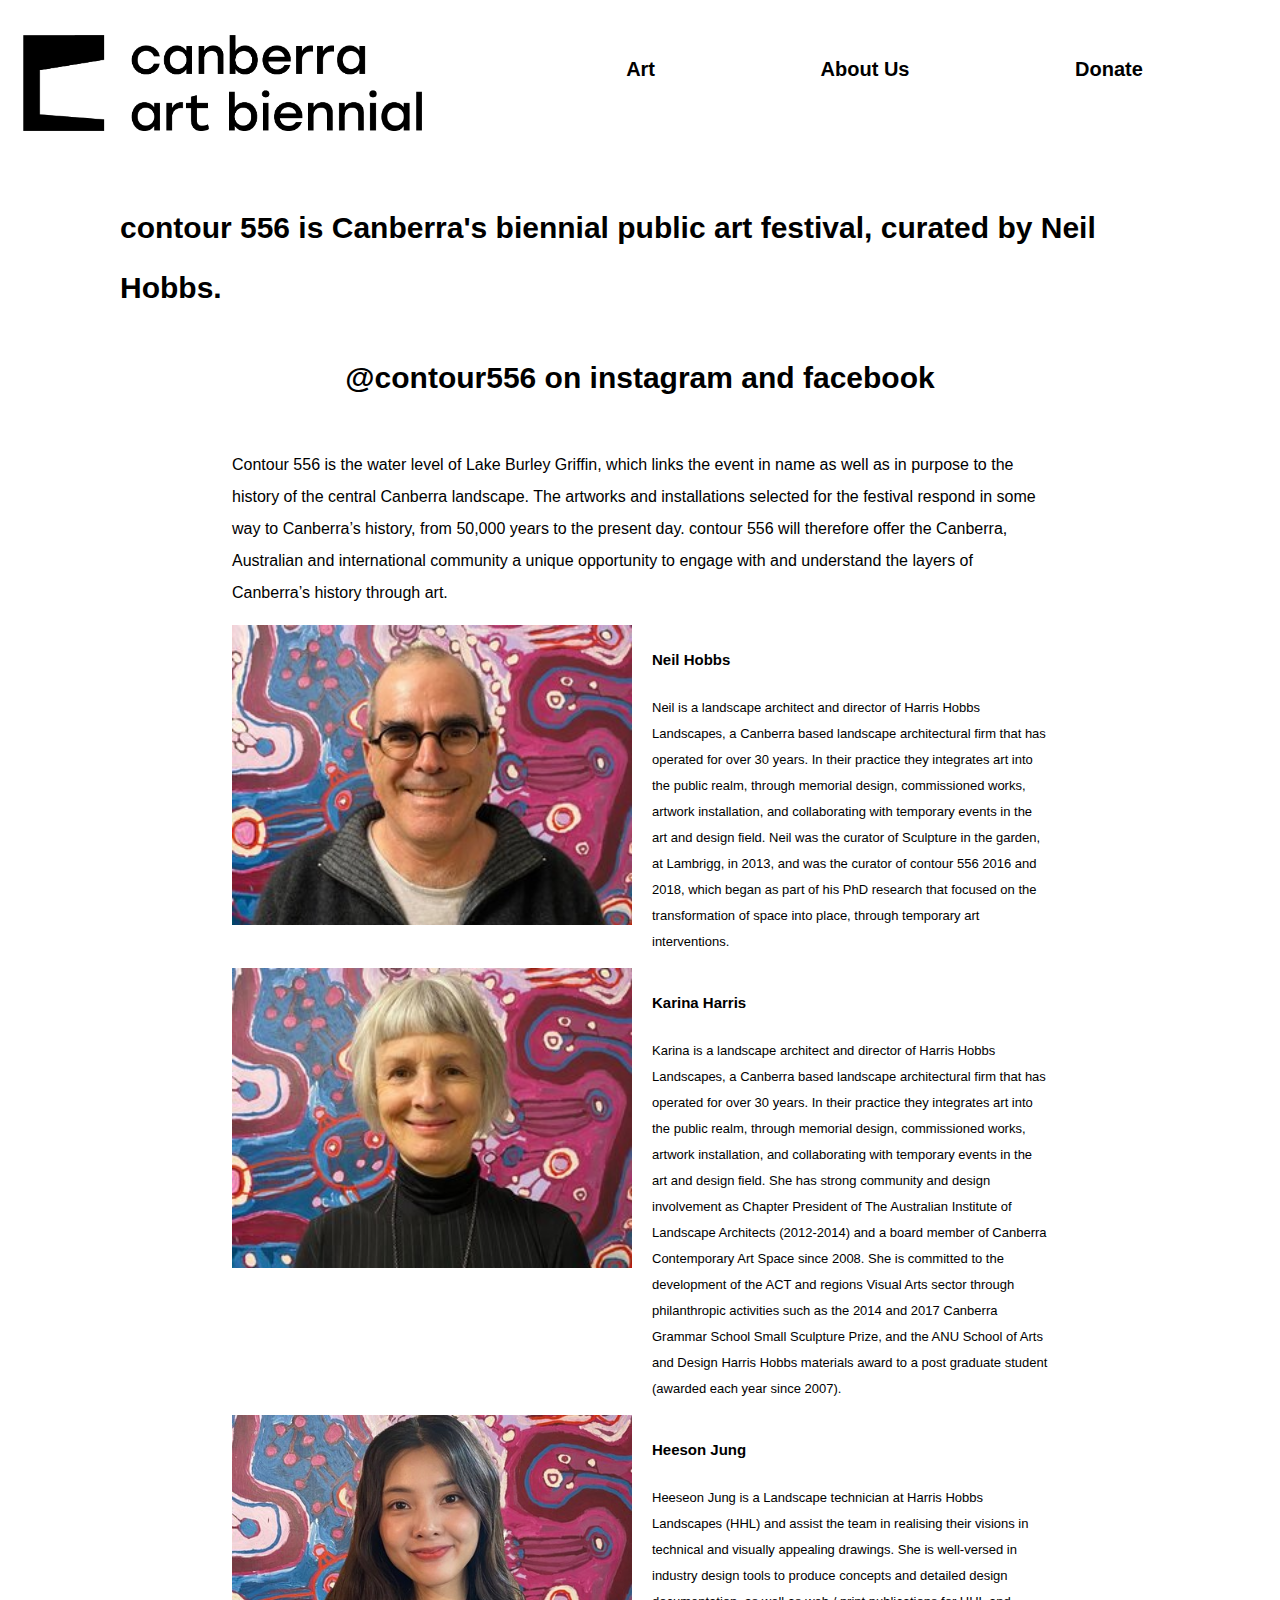
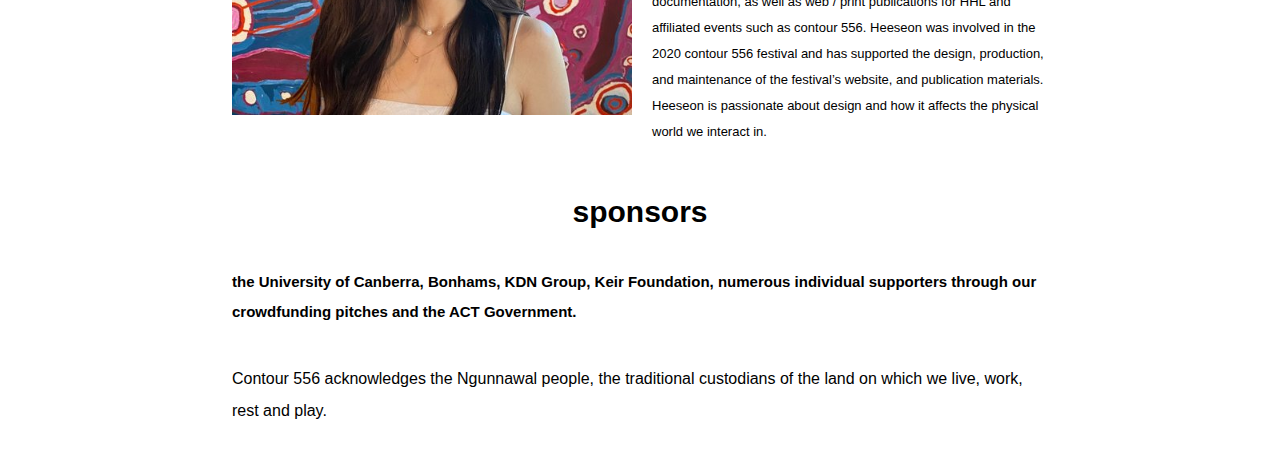
<file: aboutus.html>
<!doctype html>
<html lang="en">

<head>
	<meta charset="utf-8">
	<title>CSS Grid example</title>
	<meta name="viewport" content="width=device-width,initial-scale=1">

	<link rel="stylesheet" href="assets/css/reset.css">
	<link rel="stylesheet" href="assets/css/styles.css">

</head>

<body>


	<div class="wrapper">
		<header class="header">
			<a href="index.html"><img id="headerLogo" src="assets/images/finallogo.png" alt="imagedescription"></a>


			<h1>
				<nav>
					<ul>
						<li><a href="artists.html">Art</a></li>
						<li><a href="aboutus.html">About Us</a></li>
						<li><a href="donate.html">Donate</a></li>


					</ul>

				</nav>

			</h1>

		</header>

		<div class="title" role="title">
			<h3>contour 556 is Canberra's biennial public art festival, curated by Neil Hobbs.</h3>
			<h2>@contour556 on instagram and facebook</h2>
		</div>
		<div class="main" role="main">
			<p>Contour 556 is the water level of Lake Burley Griffin, which links the event in name as well as in purpose to the history of the central Canberra landscape. The artworks and installations selected for the festival respond in some way to Canberra’s history, from 50,000 years to the present day. contour 556 will therefore offer the Canberra, Australian and international community a unique opportunity to engage with and understand the layers of Canberra’s history through art.</p>

			<div class="container">
				<div class="neil">
					<img class="neil" src="assets/images/neil.jpeg" alt="man wearing glasses">
				</div>
				<div class="text">
					<h4>Neil Hobbs</h4>

					<p>Neil is a landscape architect and director of Harris Hobbs Landscapes, a Canberra based landscape architectural firm that has operated for over 30 years. In their practice they integrates art into the public realm, through memorial design, commissioned works, artwork installation, and collaborating with temporary events in the art and design field.

						Neil was the curator of Sculpture in the garden, at Lambrigg, in 2013, and was the curator of contour 556 2016 and 2018, which began as part of his PhD research that focused on the transformation of space into place, through temporary art interventions.</p>

				</div>
			</div>



			<div class="container">
				<div class="lewis">
					<img class="lewis" src="assets/images/Karina.jpeg" alt="Woman with short hair smiling">
				</div>
				<div class="text">
					<h4>Karina Harris</h4>


					<p>Karina is a landscape architect and director of Harris Hobbs Landscapes, a Canberra based landscape architectural firm that has operated for over 30 years. In their practice they integrates art into the public realm, through memorial design, commissioned works, artwork installation, and collaborating with temporary events in the art and design field. She has strong community and design involvement as Chapter President of The Australian Institute of Landscape Architects (2012-2014) and a board member of Canberra Contemporary Art Space since 2008. She is committed to the development of the ACT and regions Visual Arts sector through philanthropic activities such as the 2014 and 2017 Canberra Grammar School Small Sculpture Prize, and the ANU School of Arts and Design Harris Hobbs materials award to a post graduate student (awarded each year since 2007). </p>
				</div>

			</div>
			<div class="container">
				<div class="lewis">
					<img class="lewis" src="assets/images/heeseon.jpeg" alt="Woman with long hair smiling">
				</div>
				<div class="text">
					<h4>Heeson Jung</h4>


					<p>Heeseon Jung is a Landscape technician at Harris Hobbs Landscapes (HHL) and assist the team in realising their visions in technical and visually appealing drawings. She is well-versed in industry design tools to produce concepts and detailed design documentation, as well as web / print publications for HHL and affiliated events such as contour 556.

						Heeseon was involved in the 2020 contour 556 festival and has supported the design, production, and maintenance of the festival’s website, and publication materials. Heeseon is passionate about design and how it affects the physical world we interact in.

					</p>
				</div>

			</div>

			<h2>sponsors</h2>
			<h4>the University of Canberra, Bonhams, KDN Group, Keir Foundation, numerous individual supporters through our crowdfunding pitches and the ACT Government.

			</h4>
		</div>
		<footer class="footer">
			<p>Contour 556 acknowledges the Ngunnawal people, the traditional custodians of the land on which we live, work, rest and play.</p>
		</footer>

	</div>

</body></html>
</file>
<file: assets/css/styles.css>
body {
	font-size: 16px;
	line-height: 2;
}

p {
	font-family: sans-serif;
}

p2 {
	font-family: sans-serif;
	text-align: center;
}


h1 {
	font-size: 2em;
	font-family: sans-serif;
}

.wrapper {
	display: grid;

	/* fr = fraction */
	grid-template-columns: repeat(12, 1fr);

	/* first number is height, second is how big it can get */
	/*	grid-auto-rows: minmax(100px, auto);*/

	grid-column-gap: 5em;

	grid-template-areas:
		"h h h h h h h h h h h h"
		". t t t t t t t t t t ."
		". . m m m m m m m m . ."
		". . f f f f f f f f . ."
		". i i i i i i i i i i ."



}

.header {
	grid-area: h;
}

.title {
	grid-area: t;
}

.main {
	grid-area: m;

}

.footer {
	grid-area: f;
}

.images {
	grid-area: i;
}

@media(min-width:500px) {
	align: right;


}

#headerLogo {
	height: 6rem;
	margin-left: 15px;
}


header h1 {
	font-family: sans-serif;
	display: inline-block;
}

nav {
	font-family: sans-serif;
	font-size: 20px;
	display: inline-block;
	float: right;
}

.header {
	height: 10rem;
	display: inline-block;

}

nav ul li {
	display: inline;
	list-style: none;
	margin-left: 10rem;
}

nav ul li a {
	text-decoration: none;
	color: black;
}

h2 {
	font-family: sans-serif;
	text-align: center;
	font-size: 30px;
}

h3 {
	font-family: sans-serif;
	text-align: left;
	font-size: 30px;
}

h4 {
	font-size: 15px;
	font-family: sans-serif;

}

h5 {
	font-size: 15px;
	font-style: italic;
}

h6 {
	font-family: sans-serif;
	font-size: 25px;
	text-align: center;

}


@media(max-width:27.813em) {
	.wrapper {
		grid-template-areas:
			"h h h h h h h h h h h h"
			"t t t t t t t t t t t t"
			"m m m m m m m m m m m m"
			"f f f f f f f f f f f f"

	}
}

.image-container {
	display: flex;
	justify-content: space-evenly;
	justify-content: center;
	height: 500px;
	background-image: url(../Images/lake.jpeg);
	background-repeat: no-repeat;
	background-size: cover;
	background-position: bottom;

}

.image-container1 {
	display: flex;
	justify-content: space-evenly;
	justify-content: center;
	height: 400px;
	background-image: url(../Images/homepageimage.jpeg);
	background-repeat: no-repeat;
	background-size: cover;
	background-position: center;

}

.image-container2 {
	display: flex;
	justify-content: space-evenly;
	justify-content: center;
	height: 600px;
	background-image: url(../Images/hoops.jpeg);
	background-repeat: no-repeat;
	background-size: cover;
	background-position: bottom;
}

.image-container3 {
	display: flex;
	justify-content: space-evenly;
	justify-content: center;
	height: 600px;
	background-image: url(../Images/coverartist.jpeg);
	background-repeat: no-repeat;
	background-size: cover;
	background-position: bottom;
}

.image-container4 {
	display: flex;
	justify-content: space-evenly;
	justify-content: center;
	height: 1100px;
	background-image: url(../Images/donate.png);
	background-repeat: no-repeat;
	background-size: cover;
	background-position: center;
}


.image-container5 {
	display: flex;
	justify-content: space-evenly;
	justify-content: left;
	height: 400px;


}


.image-container6 {
	display: flex;
	justify-content: space-evenly;
	justify-content: center;
	height: 600px;
	background-image: url(../Images/grass.jpeg);
	background-repeat: no-repeat;
	background-size: cover;
	background-position: bottom;
}




.dancers {
	/*	height: 20rem;*/
}

.container {
	display: flex;
	align-items: left;
	justify-content: left;
}

.contour-logo {
	justify-content: center;
}


.container img {
	width: 25em;
}

.image {
	flex-basis: 5%
}

.text {
	font-size: 13px;
	padding-left: 20px;
	font-family: sans-serif;

}

.image-grid {
	--gap: 16px;
	--num-cols: 4;
	--row-height: 300px;

	box-sizing: border-box;




	display: grid;
	grid-template-columns: repeat(var(--num-cols), 1fr);
	grid-auto-rows: var(--row-height);
	grid-gap: 16px;

}

.image-grid > img {
	width: 100%;
	height: 100%;
	object-fit: cover;
}

@media screen and (max-width: 1024px) {
	.image-grid {
		--num-cols: 2;
		--row-height: 150px;
	}
}

ul {
	justify-content: left;
	font-family: sans-serif;
}

iframe {
	width="1000";
	height="450";
	style="border:0;
" allowfullscreen="" loading="lazy" referrerpolicy="no-referrer-when-downgrade"

}
</file>
